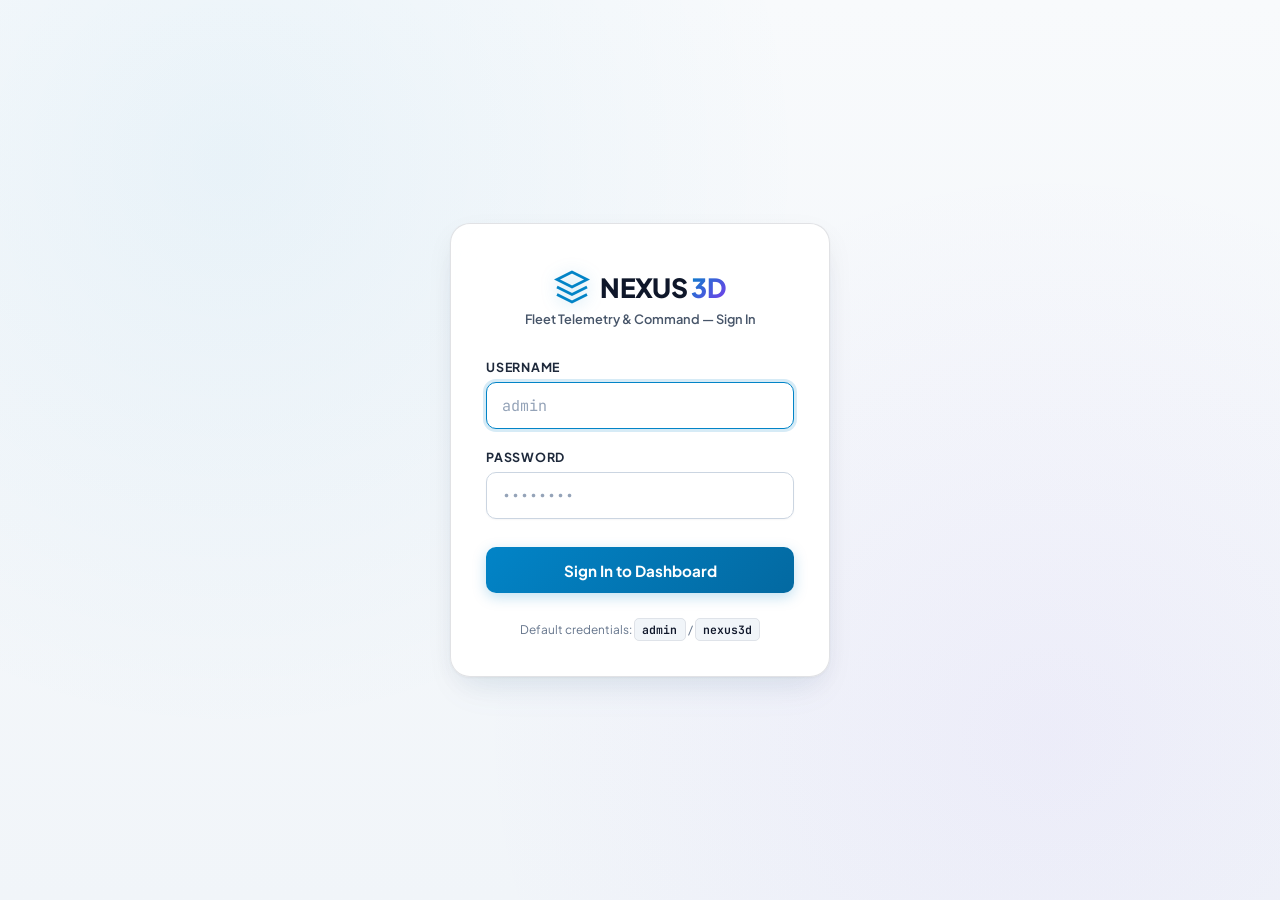
<file: login.html>
<!DOCTYPE html>
<html lang="en">
<head>
  <meta charset="UTF-8">
  <meta name="viewport" content="width=device-width, initial-scale=1.0">
  <title>NEXUS 3D — Sign In</title>
  <link rel="preconnect" href="https://fonts.googleapis.com">
  <link rel="preconnect" href="https://fonts.gstatic.com" crossorigin>
  <link href="https://fonts.googleapis.com/css2?family=JetBrains+Mono:wght@400;600&family=Plus+Jakarta+Sans:wght@400;500;600;700;800&display=swap" rel="stylesheet">
  <style>
    *, *::before, *::after { box-sizing: border-box; margin: 0; padding: 0; }

    body {
      font-family: 'Plus Jakarta Sans', -apple-system, BlinkMacSystemFont, "Segoe UI", Roboto, sans-serif;
      background-color: #f8fafc;
      background-image:
        radial-gradient(circle at 18% 18%, rgba(2, 132, 199, 0.06) 0%, transparent 45%),
        radial-gradient(circle at 82% 82%, rgba(124, 58, 237, 0.05) 0%, transparent 45%),
        linear-gradient(180deg, #f8fafc 0%, #f1f5f9 100%);
      color: #0f172a;
      min-height: 100vh;
      display: flex;
      align-items: center;
      justify-content: center;
      -webkit-font-smoothing: antialiased;
      -moz-osx-font-smoothing: grayscale;
    }

    .login-container {
      width: 100%;
      max-width: 420px;
      padding: 1.25rem;
    }

    .login-card {
      background: rgba(255, 255, 255, 0.95);
      backdrop-filter: blur(20px);
      -webkit-backdrop-filter: blur(20px);
      border: 1px solid rgba(15, 23, 42, 0.12);
      border-radius: 20px;
      box-shadow:
        0 10px 30px -5px rgba(15, 23, 42, 0.08),
        0 20px 40px -10px rgba(2, 132, 199, 0.06),
        0 1px 3px rgba(15, 23, 42, 0.05);
      padding: 2.8rem 2.2rem 2.4rem;
      text-align: center;
    }

    .brand-row {
      display: flex;
      align-items: center;
      justify-content: center;
      gap: 0.65rem;
      margin-bottom: 0.35rem;
    }

    .logo-icon {
      width: 36px;
      height: 36px;
      color: #0284c7;
      filter: drop-shadow(0 2px 8px rgba(2, 132, 199, 0.25));
    }

    .brand-title {
      font-size: 1.65rem;
      font-weight: 800;
      letter-spacing: -0.025em;
      color: #0f172a;
    }

    .brand-title span {
      background: linear-gradient(135deg, #0284c7, #7c3aed);
      -webkit-background-clip: text;
      -webkit-text-fill-color: transparent;
      background-clip: text;
    }

    .brand-sub {
      font-size: 0.8rem;
      font-weight: 600;
      color: #475569;
      margin-bottom: 2rem;
    }

    .form-group {
      text-align: left;
      margin-bottom: 1.25rem;
    }

    .form-group label {
      display: block;
      font-size: 0.78rem;
      font-weight: 700;
      color: #1e293b;
      text-transform: uppercase;
      letter-spacing: 0.06em;
      margin-bottom: 0.45rem;
    }

    .form-group input {
      width: 100%;
      padding: 0.78rem 0.95rem;
      background: #ffffff;
      border: 1.5px solid #cbd5e1;
      border-radius: 10px;
      color: #0f172a;
      font-family: 'JetBrains Mono', monospace;
      font-size: 0.94rem;
      transition: border-color 0.2s, box-shadow 0.2s;
      outline: none;
      box-shadow: 0 1px 2px rgba(15, 23, 42, 0.04);
    }

    .form-group input:focus {
      border-color: #0284c7;
      box-shadow: 0 0 0 3px rgba(2, 132, 199, 0.16);
    }

    .form-group input::placeholder {
      color: #94a3b8;
    }

    .login-btn {
      width: 100%;
      padding: 0.85rem;
      background: linear-gradient(135deg, #0284c7 0%, #0369a1 100%);
      border: none;
      border-radius: 10px;
      color: #ffffff;
      font-family: inherit;
      font-size: 0.95rem;
      font-weight: 700;
      cursor: pointer;
      transition: transform 0.15s, box-shadow 0.2s, background 0.2s;
      margin-top: 0.5rem;
      box-shadow: 0 4px 14px rgba(2, 132, 199, 0.25);
    }

    .login-btn:hover {
      transform: translateY(-1px);
      box-shadow: 0 6px 20px rgba(2, 132, 199, 0.35);
      background: linear-gradient(135deg, #0369a1 0%, #075985 100%);
    }

    .login-btn:active {
      transform: translateY(0);
    }

    .error-msg {
      background: #fef2f2;
      border: 1px solid #fecaca;
      border-radius: 10px;
      padding: 0.65rem 0.85rem;
      font-size: 0.82rem;
      font-weight: 600;
      color: #b91c1c;
      margin-bottom: 1.25rem;
      display: none;
    }

    .error-msg.visible { display: block; }

    .footer-note {
      margin-top: 1.8rem;
      font-size: 0.74rem;
      color: #64748b;
    }

    .footer-note code {
      background: #f1f5f9;
      border: 1px solid rgba(15, 23, 42, 0.08);
      padding: 0.18rem 0.45rem;
      border-radius: 5px;
      font-family: 'JetBrains Mono', monospace;
      font-size: 0.72rem;
      font-weight: 600;
      color: #0f172a;
    }

    @keyframes fadeIn {
      from { opacity: 0; transform: translateY(12px); }
      to   { opacity: 1; transform: translateY(0); }
    }
    .login-card { animation: fadeIn 0.45s ease-out; }
  </style>
</head>
<body>
  <div class="login-container">
    <div class="login-card">
      <div class="brand-row">
        <svg class="logo-icon" viewBox="0 0 24 24" fill="none" stroke="currentColor" stroke-width="1.8">
          <path d="M12 2L2 7l10 5 10-5-10-5zM2 17l10 5 10-5M2 12l10 5 10-5"/>
        </svg>
        <h1 class="brand-title">NEXUS <span>3D</span></h1>
      </div>
      <p class="brand-sub">Fleet Telemetry &amp; Command — Sign In</p>

      <div class="error-msg" id="errorMsg">
        Invalid username or password. Please try again.
      </div>

      <form method="POST" action="index.php?route=auth" autocomplete="on">
        <div class="form-group">
          <label for="username">Username</label>
          <input type="text" id="username" name="username" placeholder="admin" required autofocus>
        </div>
        <div class="form-group">
          <label for="password">Password</label>
          <input type="password" id="password" name="password" placeholder="••••••••" required>
        </div>
        <button type="submit" class="login-btn">Sign In to Dashboard</button>
      </form>

      <p class="footer-note">
        Default credentials: <code>admin</code> / <code>nexus3d</code>
      </p>
    </div>
  </div>

  <script>
    // Show error message if redirected with ?error=1
    if (window.location.search.includes('error=1')) {
      document.getElementById('errorMsg').classList.add('visible');
    }
  </script>
</body>
</html>
</file>
